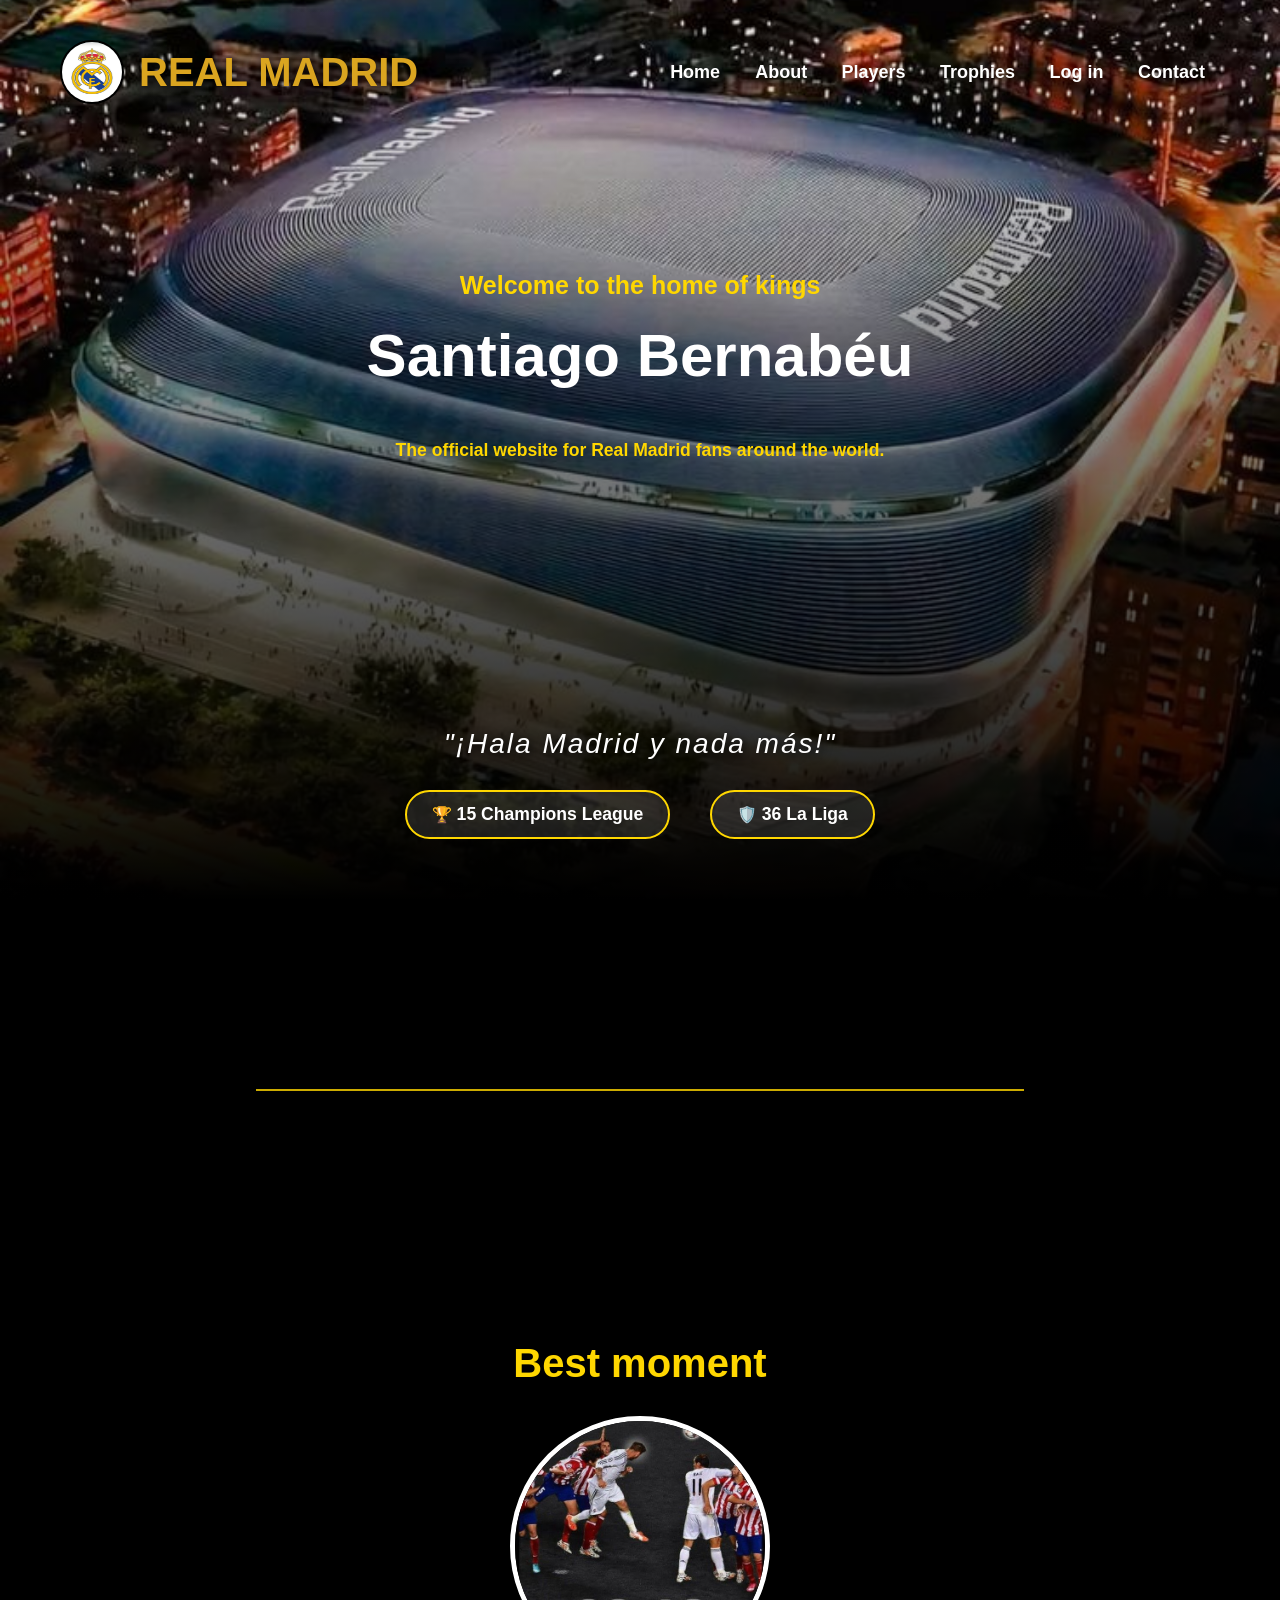
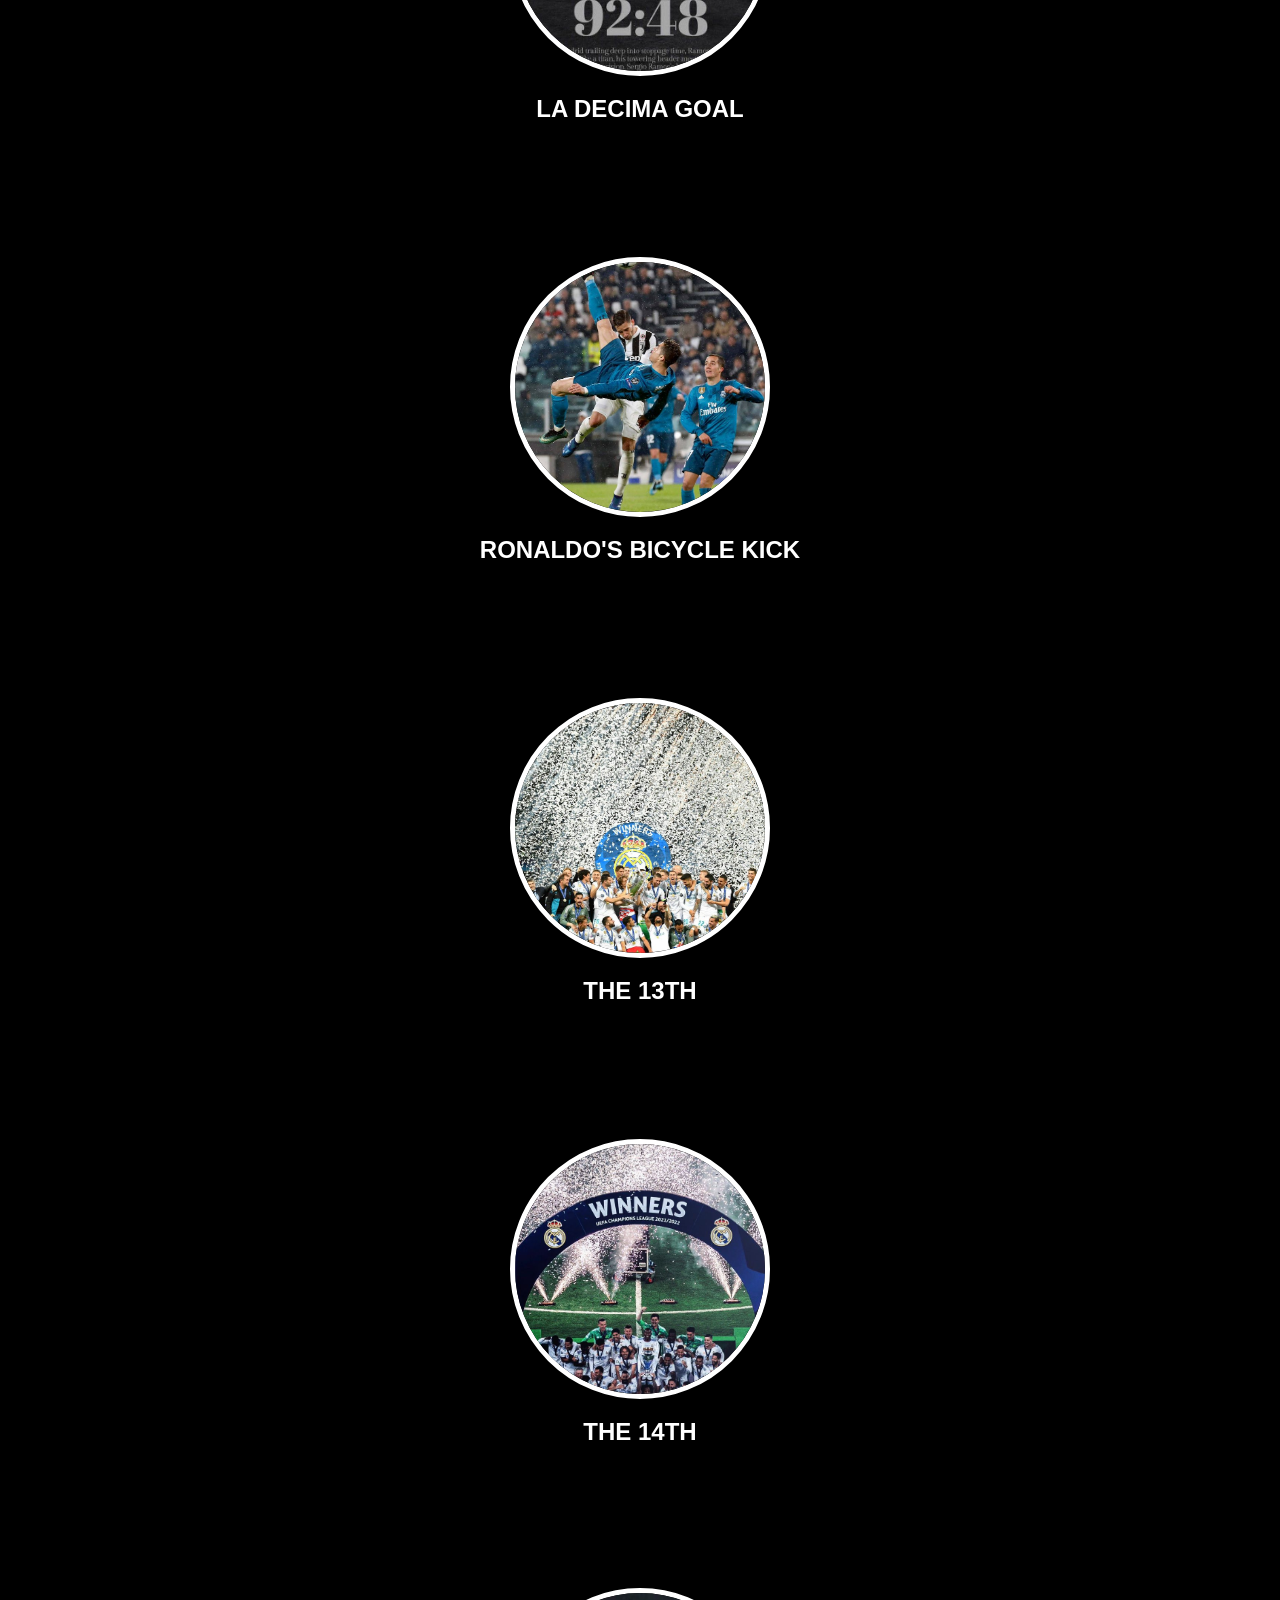
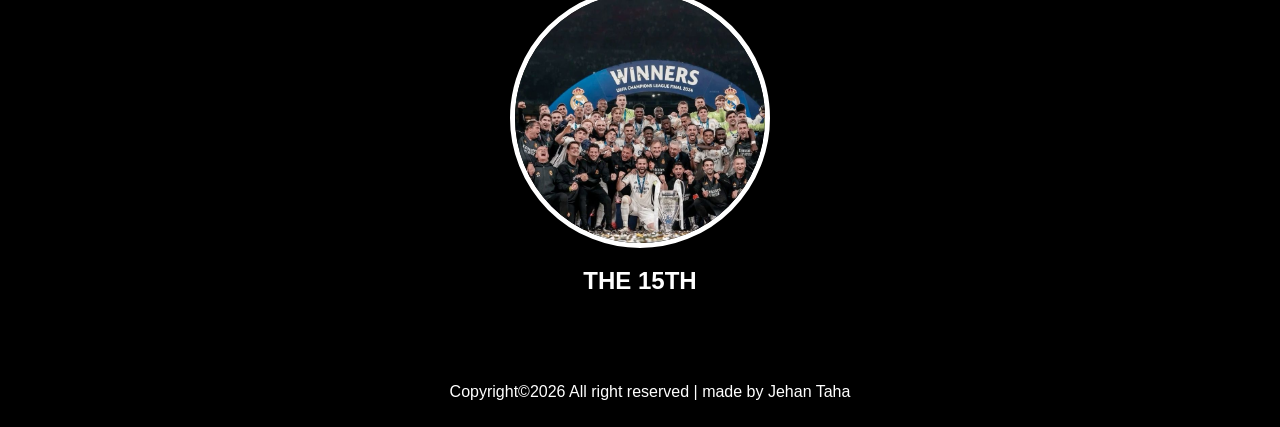
<file: index.html>
<!DOCTYPE html>
<head>
    <meta charset="UTF-8">
    <title>Real Madrid CF</title>
    <link rel="stylesheet" href="style.css">
    <link rel="stylesheet" href="css/responsive.css">
</head>
<body>

    <header>
        <div class="logo">
            <img src="image/logo.png.jpg" class="logo-img">
        <h1>Real Madrid</h1>
        </div>
        <nav>
            <ul>
                <li><a href="index.html">Home </a></li>
                <li><a href="about.html">About</a></li>
                <li><a href="players.html">Players</a></li>
                <li><a href="trophies.html">Trophies</a></li>
                <li><a href="login.html"> Log in</a></li>
                <li><a href="contact.html">Contact</a></li>
            </ul>
        </nav>
    </header>


            
<main class="main-container">
    <section class="stadium-hero">
        <div class="hero-content">
            <h2>Welcome to the home of kings</h2>
            <h1>Santiago Bernabéu</h1>
            <p class="site-description">The official website for Real Madrid fans around the world.</p>
        </div>


        <div class="royal-section">
            <div class="motto">
                <p>"¡Hala Madrid y nada más!"</p>
            </div>
        
            <div class="trophy-stats">
                <div class="stat-item">
                    <span class="stat-icon">🏆</span>
                    <span class="stat-text">15 Champions League</span>
                </div>
                <div class="stat-item">
                    <span class="stat-icon">🛡️</span>
                    <span class="stat-text">36 La Liga</span>
                </div>
            </div>
        </div>
        <hr class="gold-divider">

        <div class="moments-list">
            <h2>Best moment</h2>
            <div class="cards-container">
                <div class="card">
                    <img src="image/decima.jpg.jpg">
                    <h3>La Decima Goal</h3>
                </div>
                <div class="card">
                    <img src="image/ronaldo.jpg.jpg">
                    <h3>Ronaldo's Bicycle Kick</h3>
                </div>
                <div class="card">
                    <img src="image/three.jpg.jpg">
                    <h3>The 13th</h3>
                </div>
                    <div class="card">
                    <img src="image/14.jpg.jpg">
                    <h4>The 14th</h4>
                    </div>
                    <div class="card">
                    <img src="image/15.jpg.jpg">
                    <h4>The 15th</h4>
                    </div>

                </div>

            </div>
        </div>
    </section>
</main>


    <footer>
        <p>Copyright&copy;2026 All right reserved | made by Jehan Taha</p>
    </footer>

</body>
</html>
</file>
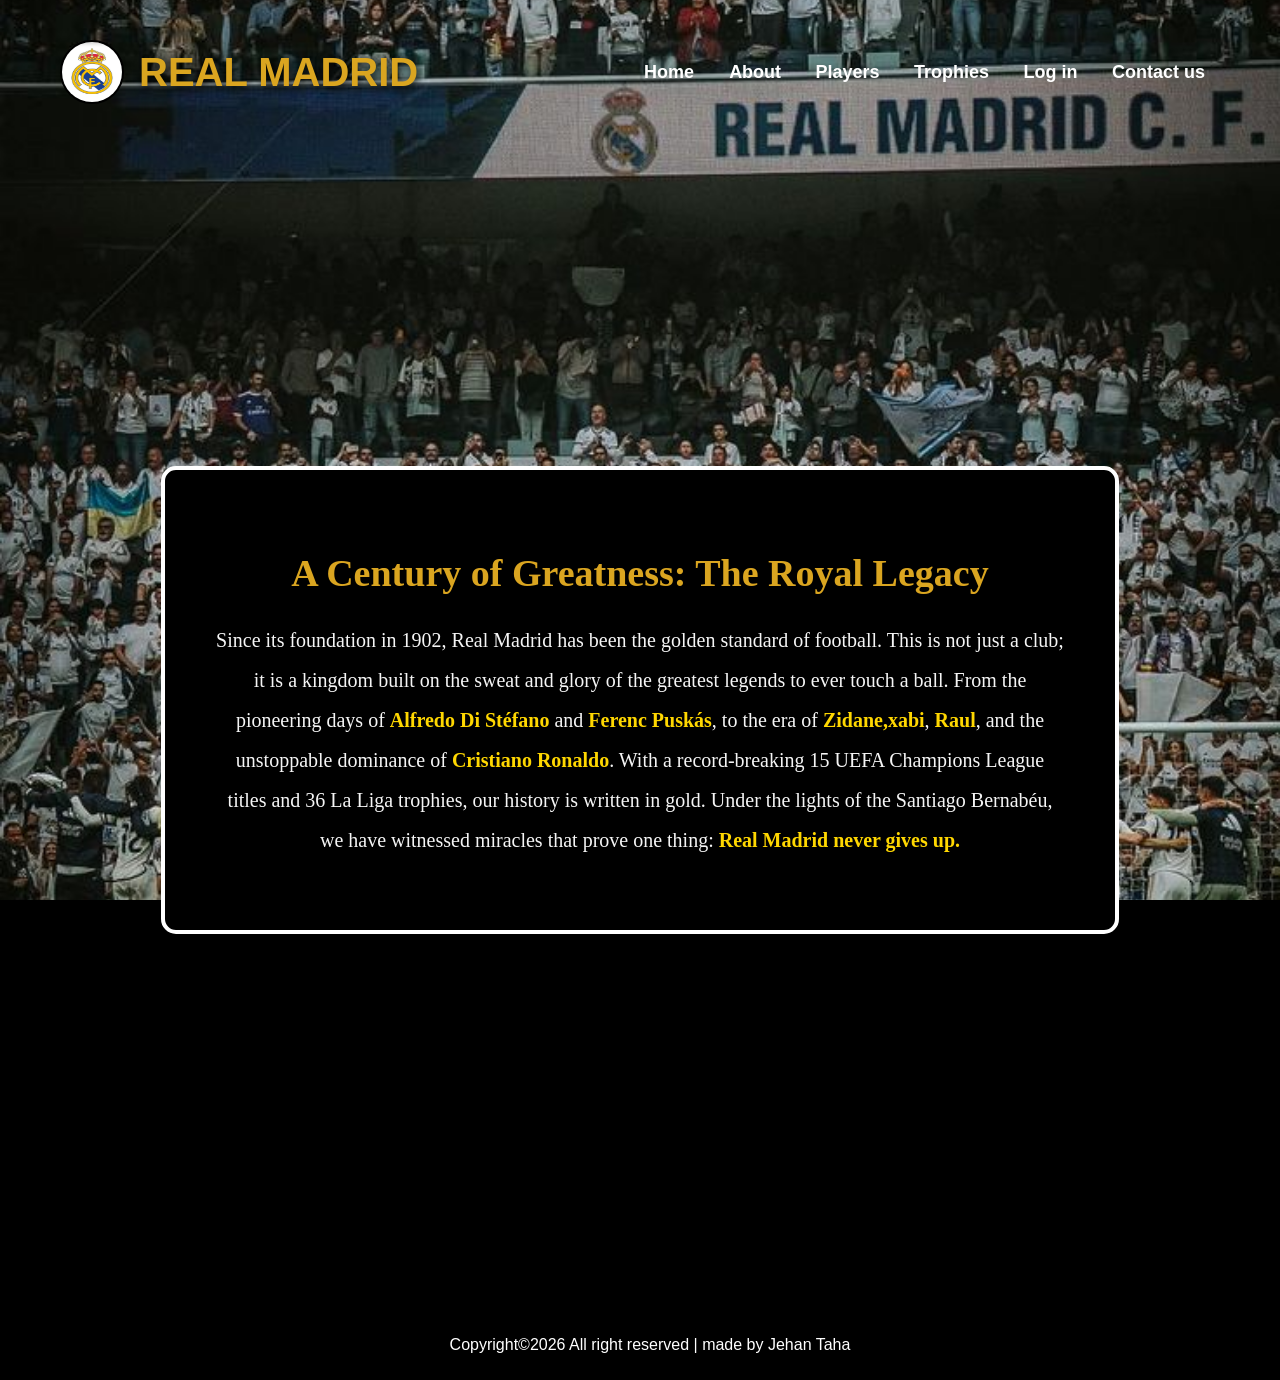
<file: about.html>
<!DOCTYPE html>
<head>
    <meta charset="UTF-8">
    <title>Real Madrid CF</title>
    <link rel="stylesheet" href="style.css">
    <link rel="stylesheet" href="css/responsive.css">
</head>
<body>

    <header>
        <div class="logo">
            <img src="image/logo.png.jpg" class="logo-img">
        <h1>Real Madrid</h1>
        </div>
        <nav>
            <ul>
                <li><a href="index.html">Home </a></li>
                <li><a href="about.html">About</a></li>
                <li><a href="players.html">Players</a></li>
                <li><a href="trophies.html">Trophies</a></li>
                <li><a href="login.html"> Log in</a></li>
                <li><a href="contactus.html">Contact us</a></li>
            </ul>
        </nav>
    </header>


    <main class="main-container about-page">
        <section class="about-hero-simple">
            <div class="about-text">
                <h2>A Century of Greatness: The Royal Legacy</h2>
                <p>
                    Since its foundation in 1902, Real Madrid has been the golden standard of football. 
                    This is not just a club; it is a kingdom built on the sweat and glory of the greatest legends 
                    to ever touch a ball. From the pioneering days of <strong>Alfredo Di Stéfano</strong> and <strong>Ferenc Puskás</strong>, 
                    to the era of <strong>Zidane,xabi</strong>, <strong>Raul</strong>, and the unstoppable dominance of <strong>Cristiano Ronaldo</strong>. 
                    With a record-breaking 15 UEFA Champions League titles and 36 La Liga trophies, 
                    our history is written in gold. Under the lights of the Santiago Bernabéu, 
                    we have witnessed miracles that 

prove one thing: <strong>Real Madrid never gives up.</strong>
                </p>
            </div>
            </div>
        </section>
    </main>

    <footer>
        <p>Copyright&copy;2026 All right reserved | made by Jehan Taha</p>
    </footer>

</body>
</html>
</file>
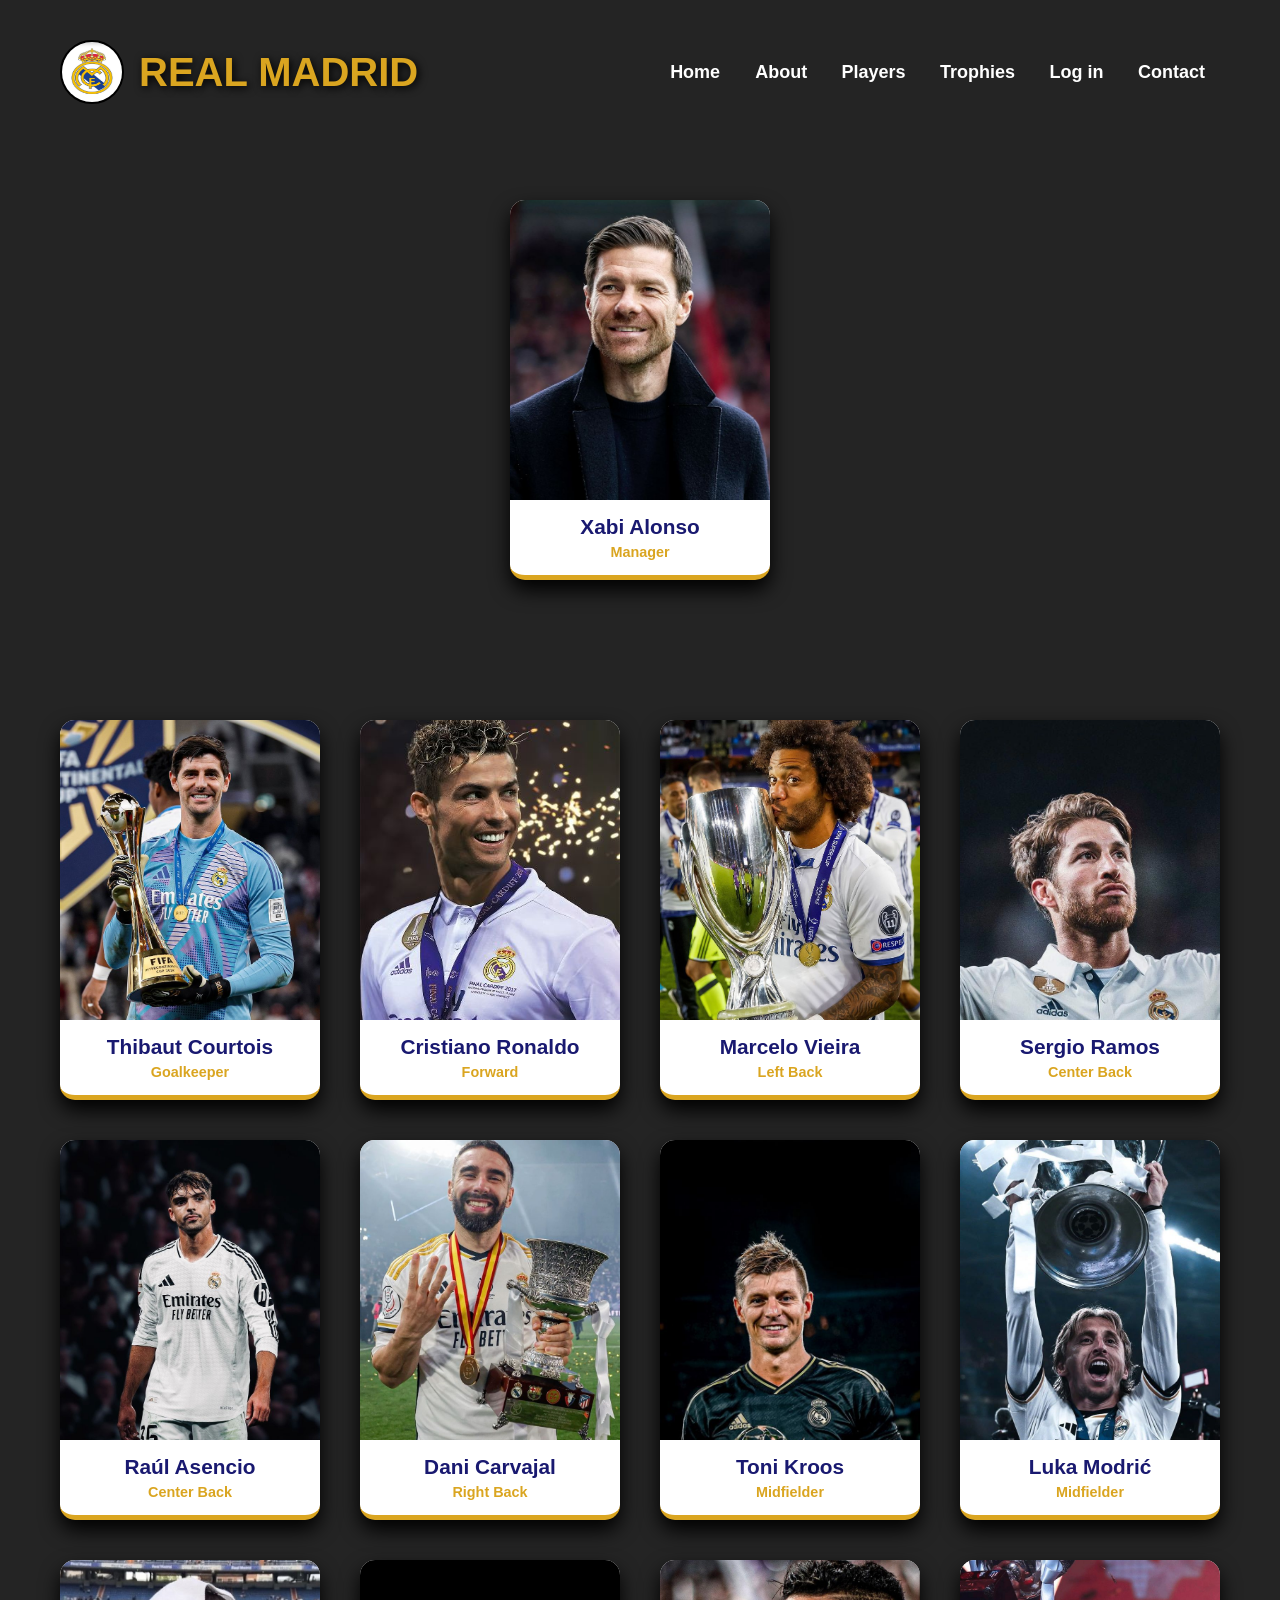
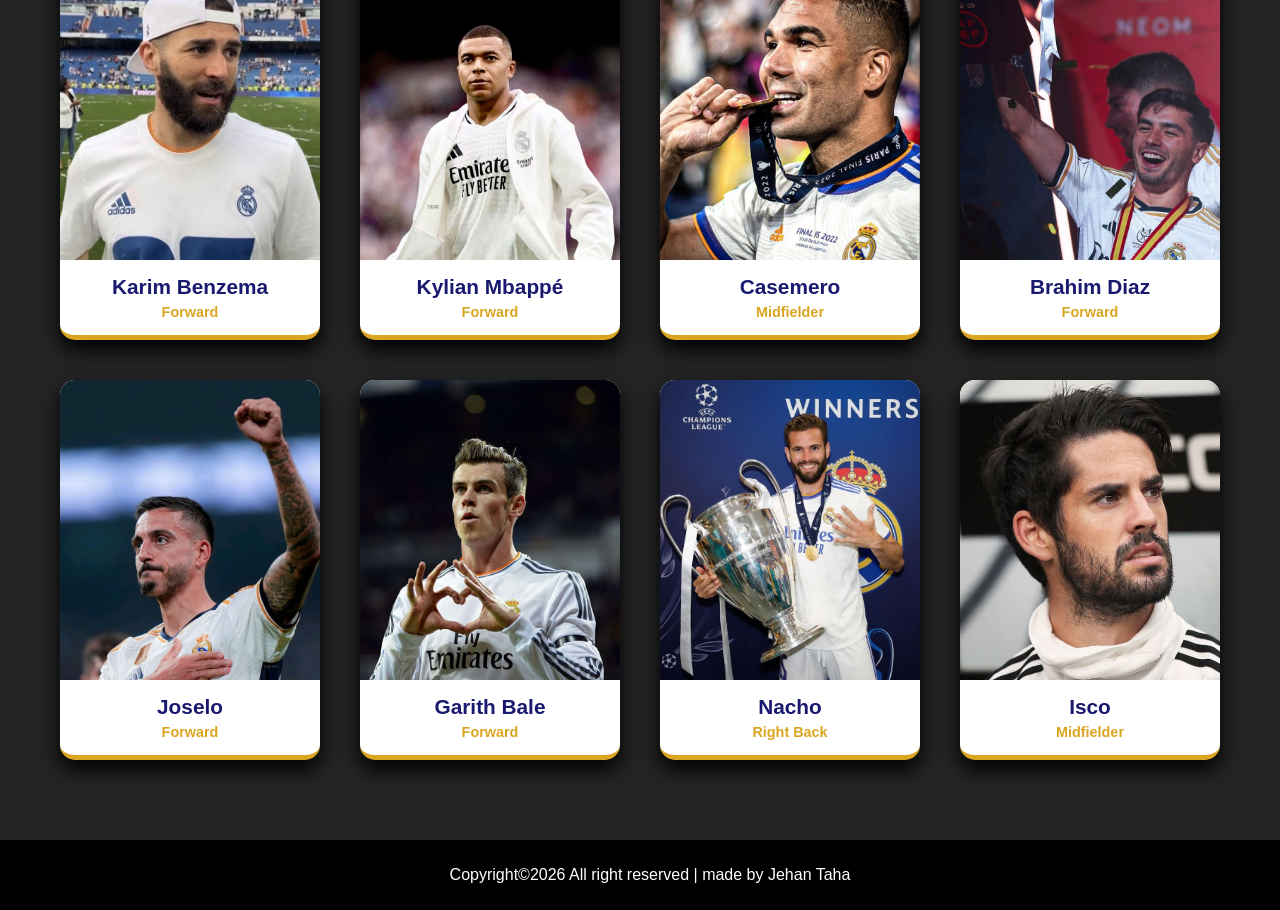
<file: players.html>
<!DOCTYPE html>
<head>
    <meta charset="UTF-8">
    <title>Real Madrid CF</title>
    <link rel="stylesheet" href="style.css">
    <link rel="stylesheet" href="css/responsive.css">
</head>
<body>

    <header class="players-header">
        <div class="logo">
            <img src="image/logo.png.jpg" class="logo-img">
        <h1>Real Madrid</h1>
        </div>
        <nav>
            <ul>
                <li><a href="index.html">Home </a></li>
                <li><a href="about.html">About</a></li>
                <li><a href="players.html">Players</a></li>
                <li><a href="trophies.html">Trophies</a></li>
                <li><a href="login.html"> Log in</a></li>
                <li><a href="contact.html">Contact</a></li>
            </ul>
        </nav>
    </header>


    <main>
        <section class="coach-section">
            <div class="player-card">
                <img src="image/coach.jpg.jpg" alt="Xabi Alonso">
                <h3>Xabi Alonso</h3>
                <p>Manager</p>
            </div>
        </section>
    
        <div class="players-container">
            
            <div class="player-card">
                <img src="image/p1.jpg.jpg" alt="Thibaut Courtois">
                <h3>Thibaut Courtois</h3>
                <p>Goalkeeper</p>
            </div>
    
            <div class="player-card">
                <img src="image/p8.jpg.jpg" alt="Cristiano Ronaldo">
                <h3>Cristiano Ronaldo</h3>
                <p>Forward</p>
            </div>

            <div class="player-card">
                <img src="image/p2.jpg.jpg" alt="Marcelo Vieira">
                <h3>Marcelo Vieira</h3>
                <p>Left Back</p>
    
            </div>
    
            <div class="player-card">
                <img src="image/p3.jpg.jpg" alt="Sergio Ramos">
                <h3>Sergio Ramos</h3>
                <p>Center Back</p>
            </div>
    
            <div class="player-card">
                <img src="image/p4.jpg.jpg" alt="Raul Asencio">
                <h3>Raúl Asencio</h3>
                <p>Center Back</p>
            </div>
    
            <div class="player-card">
                <img src="image/p5.jpg.jpg" alt="Dani Carvajal">
                <h3>Dani Carvajal</h3>
                <p>Right Back</p>
            </div>
    
            <div class="player-card">
    
                <img src="image/p6.jpg.jpg" alt="Toni Kroos">
                <h3>Toni Kroos</h3>
                <p>Midfielder</p>
            </div>
    
            <div class="player-card">
                <img src="image/p7.jpg.jpg" alt="Luka Modric">
                <h3>Luka Modrić</h3>
                <p>Midfielder</p>
            </div>
    
            <div class="player-card">
                <img src="image/p9.jpg.jpg" alt="Karim Benzema">
                <h3>Karim Benzema</h3>
                <p>Forward</p>
    
            </div>
    
            <div class="player-card">
                <img src="image/p10.jpg.jpg" alt="Kylian Mbappe">
                <h3>Kylian Mbappé</h3>
                <p>Forward</p>
            </div>
            <div class="player-card">
                <img src="image/p11.jpg.jpg" alt="casemero">
                <h3>Casemero</h3>
                <p>Midfielder</p>
            </div>
            <div class="player-card">
                <img src="image/p13.jpg.jpg" alt="brahim diaz">
                <h3>Brahim Diaz</h3>
                <p>Forward</p> 
                </div>
                <div class="player-card">
                    <img src="image/p14.jpg.jpg" alt="joselo">
                    <h3>Joselo</h3>
                    <p>Forward</p> 
                    </div>
                    <div class="player-card">
                        <img src="image/p15.jpg.jpg" alt="garith bale">
                        <h3>Garith Bale</h3>
                        <p>Forward</p> 
                        </div>
                        <div class="player-card">
                            <img src="image/p16.jpg.jpg" alt="nacho">
                            <h3>Nacho</h3>
                            <p>Right Back</p>
                        </div>
                        
            <div class="player-card">
                <img src="image/p12.jpg.jpg" alt="isco">
                <h3>Isco</h3>
                <p>Midfielder</p>
                </div>
        </div>
    </main>
    


    

    <footer>
        <p>Copyright&copy;2026 All right reserved | made by Jehan Taha</p>
    </footer>

</body>
</html>
</file>
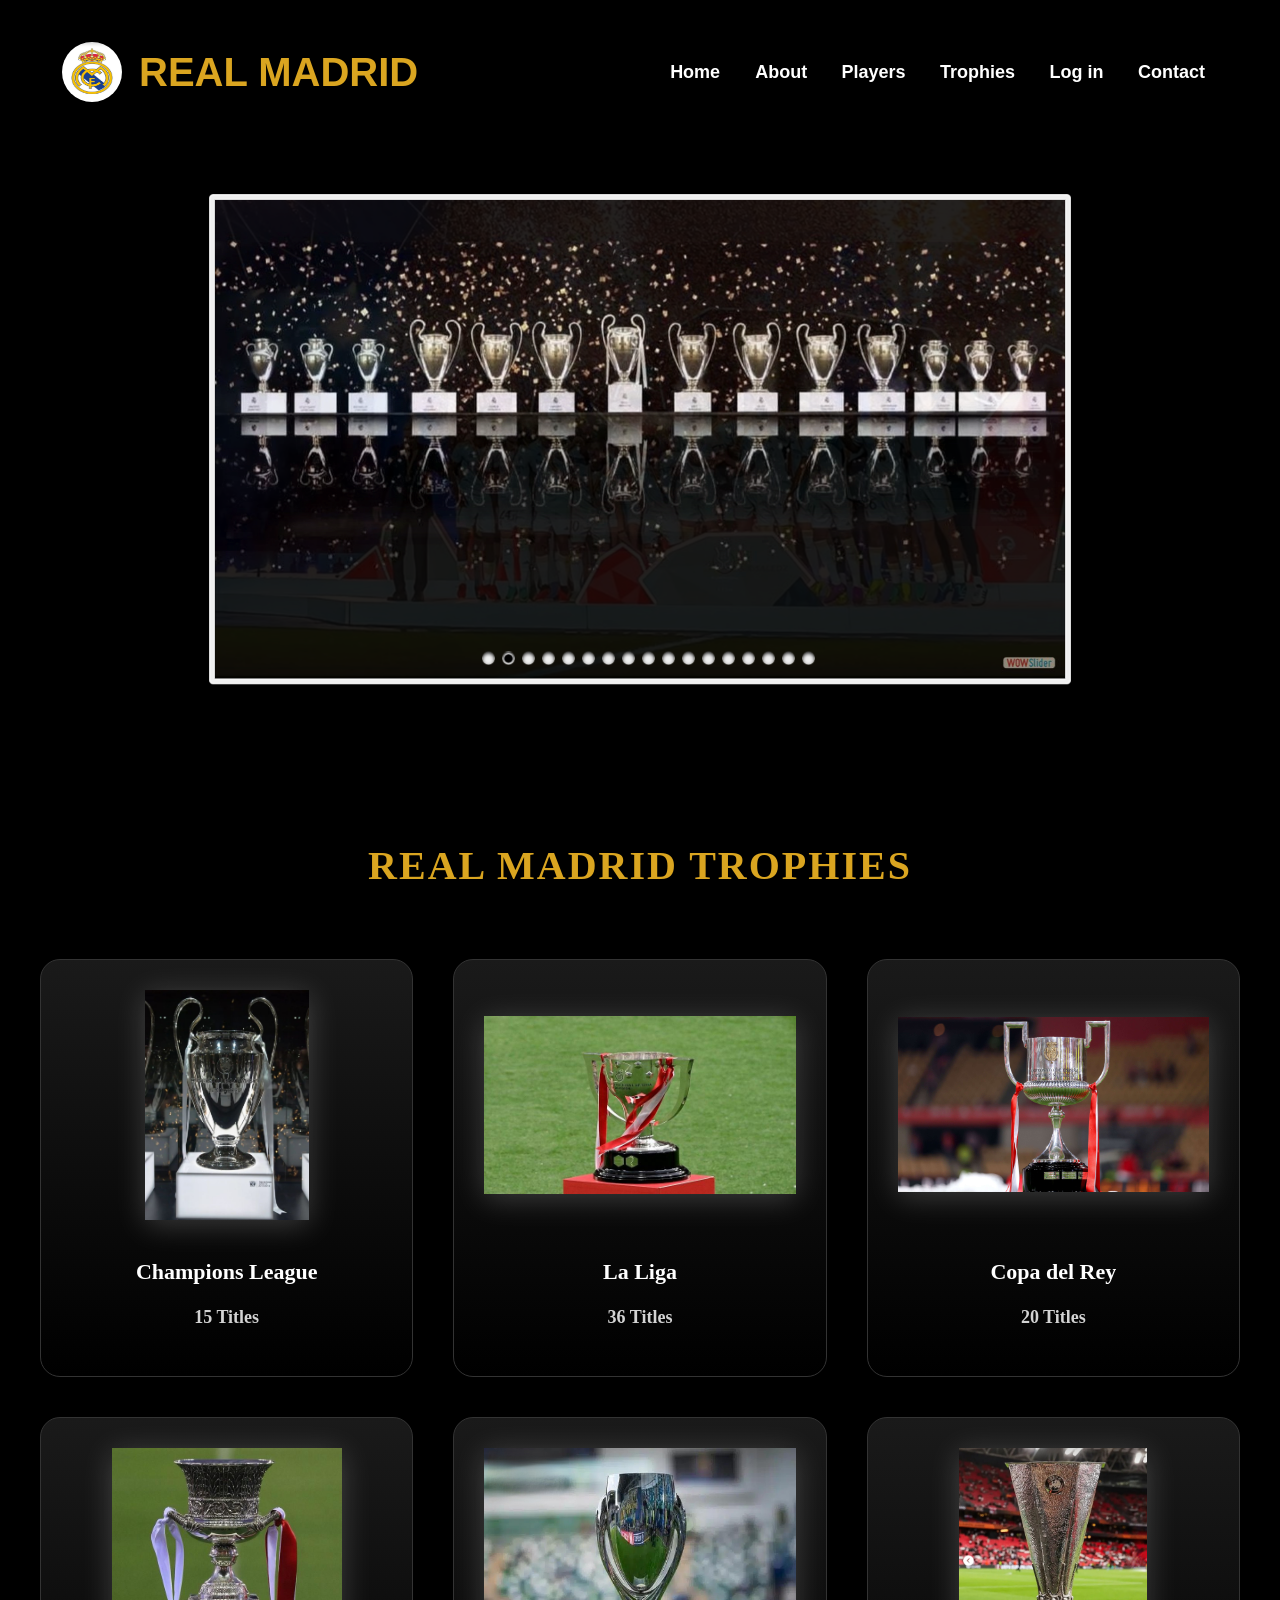
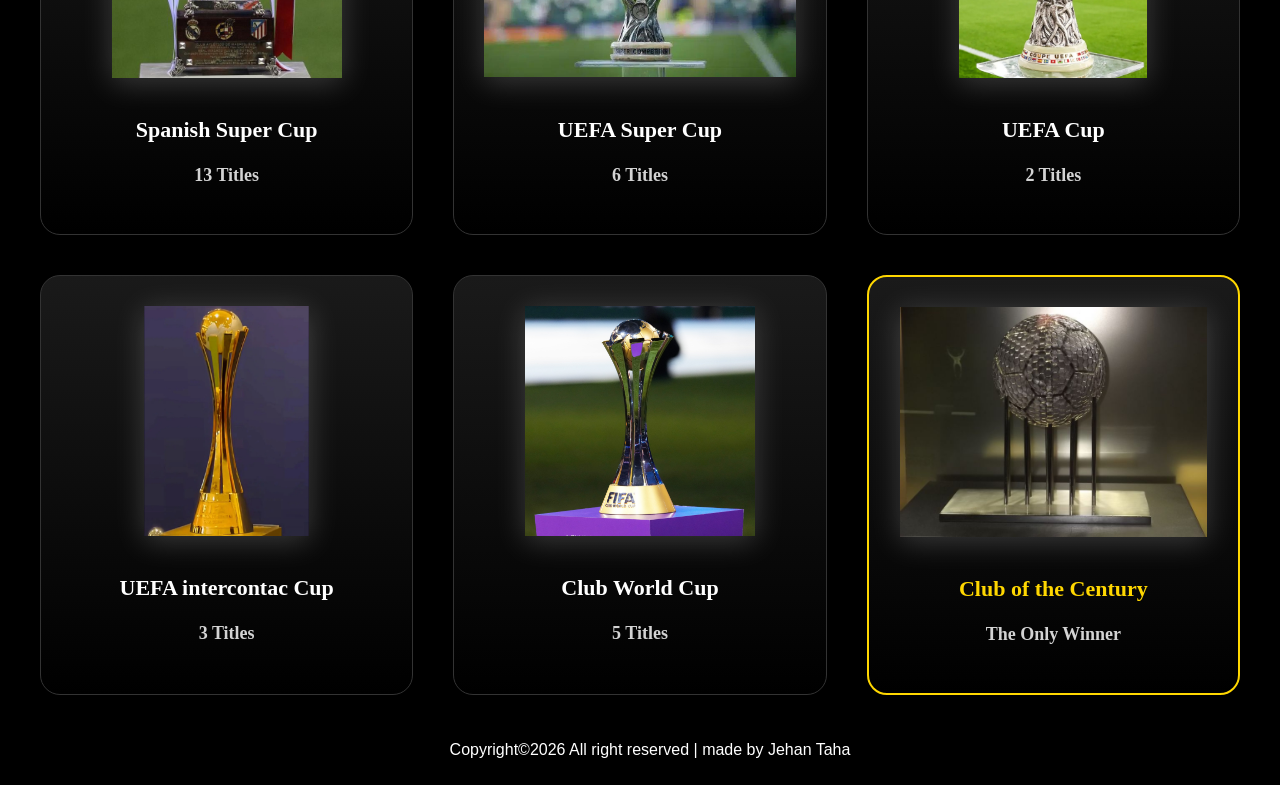
<file: trophies.html>
<!DOCTYPE html>
<head>
    <meta charset="UTF-8">
    <title>Real Madrid CF</title>
    <link rel="stylesheet" href="style.css">
    <link rel="stylesheet" href="css/responsive.css">

    <!-- Start WOWSlider.com HEAD section -->
<link rel="stylesheet" type="text/css" href="engine1/style.css" />
<script type="text/javascript" src="engine1/jquery.js"></script>
<!-- End WOWSlider.com HEAD section -->

</head>
<body>

    <header>
        <div class="logo">
            <img src="image/logo.png.jpg" class="logo-img">
        <h1>Real Madrid</h1>
        </div>
        <nav>
            <ul>
                <li><a href="index.html">Home </a></li>
                <li><a href="about.html">About</a></li>
                <li><a href="players.html">Players</a></li>
                <li><a href="trophies.html">Trophies</a></li>
                <li><a href="login.html"> Log in</a></li>
                <li><a href="contact.html">Contact</a></li>
            </ul>
        </nav>
    </header>


<!-- Start WOWSlider.com BODY section -->
<div class="my-slider-container">
    <div id="wow-slider-container">
        <!-- Start WOWSlider.com BODY section -->
<div class="my-slider-container">
    <div id="wow-slider-container">
        
    </div>
</div>
<div id="wowslider-container1">
    <div class="ws_images"><ul>
            <li><img src="data1/images/10.jpg" alt="10" title="10" id="wows1_0"/></li>
            <li><img src="data1/images/3.jpg" alt="3" title="3" id="wows1_1"/></li>
            <li><img src="data1/images/7.jpg" alt="7" title="7" id="wows1_2"/></li>
            <li><img src="data1/images/1.jpg" alt="1" title="1" id="wows1_3"/></li>
            <li><img src="data1/images/12.jpg" alt="12" title="12" id="wows1_4"/></li>
            <li><img src="data1/images/13.jpg" alt="13" title="13" id="wows1_5"/></li>
            <li><img src="data1/images/14.jpg" alt="14" title="14" id="wows1_6"/></li>
            <li><img src="data1/images/15.jpg" alt="15" title="15" id="wows1_7"/></li>
            <li><img src="data1/images/17.jpg" alt="17" title="17" id="wows1_8"/></li>
            <li><img src="data1/images/6.jpg" alt="6" title="6" id="wows1_9"/></li>
            <li><img src="data1/images/16.jpg" alt="16" title="16" id="wows1_10"/></li>
            <li><img src="data1/images/18.jpg" alt="18" title="18" id="wows1_11"/></li>
            <li><img src="data1/images/4.jpg" alt="4" title="4" id="wows1_12"/></li>
            <li><img src="data1/images/19.jpg" alt="19" title="19" id="wows1_13"/></li>
            <li><img src="data1/images/5.jpg" alt="5" title="5" id="wows1_14"/></li>
            <li><a href="http://wowslider.net"><img src="data1/images/8.jpg" alt="carousel jquery" title="8" id="wows1_15"/></a></li>
            <li><img src="data1/images/9.jpg" alt="9" title="9" id="wows1_16"/></li>
        </ul></div>
        <div class="ws_bullets"><div>
            <a href="#" title="10"><span><img src="data1/tooltips/10.jpg" alt="10"/>1</span></a>
            <a href="#" title="3"><span><img src="data1/tooltips/3.jpg" alt="3"/>2</span></a>
            <a href="#" title="7"><span><img src="data1/tooltips/7.jpg" alt="7"/>3</span></a>
            <a href="#" title="1"><span><img src="data1/tooltips/1.jpg" alt="1"/>4</span></a>
            <a href="#" title="12"><span><img src="data1/tooltips/12.jpg" alt="12"/>5</span></a>
            <a href="#" title="13"><span><img src="data1/tooltips/13.jpg" alt="13"/>6</span></a>
            <a href="#" title="14"><span><img src="data1/tooltips/14.jpg" alt="14"/>7</span></a>
            <a href="#" title="15"><span><img src="data1/tooltips/15.jpg" alt="15"/>8</span></a>
            <a href="#" title="17"><span><img src="data1/tooltips/17.jpg" alt="17"/>9</span></a>
            <a href="#" title="6"><span><img src="data1/tooltips/6.jpg" alt="6"/>10</span></a>
            <a href="#" title="16"><span><img src="data1/tooltips/16.jpg" alt="16"/>11</span></a>
            <a href="#" title="18"><span><img src="data1/tooltips/18.jpg" alt="18"/>12</span></a>
            <a href="#" title="4"><span><img src="data1/tooltips/4.jpg" alt="4"/>13</span></a>
            <a href="#" title="19"><span><img src="data1/tooltips/19.jpg" alt="19"/>14</span></a>
            <a href="#" title="5"><span><img src="data1/tooltips/5.jpg" alt="5"/>15</span></a>
            <a href="#" title="8"><span><img src="data1/tooltips/8.jpg" alt="8"/>16</span></a>
            <a href="#" title="9"><span><img src="data1/tooltips/9.jpg" alt="9"/>17</span></a>
        </div></div><div class="ws_script" style="position:absolute;left:-99%"><a href="http://wowslider.net">jquery carousel slider</a> by WOWSlider.com v9.0</div>
    <div class="ws_shadow"></div>
    </div>	
    <script type="text/javascript" src="engine1/wowslider.js"></script>
    <script type="text/javascript" src="engine1/script.js"></script>
    <!-- End WOWSlider.com BODY section -->
    </div>
</div>

    <main class="trophies-page">
        <section class="slider-container">
            <div id="wowslider-placeholder">
                <h2>Real Madrid Glory</h2>
            </div>
        </section>
    
        <h1 class="main-title">Real Madrid Trophies</h1>
    
        <section class="trophies-grid">
            
            <div class="trophy-card">
                <img src="image/ucl.jpg.jpg" alt="Champions League">
                <h3>Champions League</h3>
                <p>15 Titles</p>
            </div>
    
            <div class="trophy-card">
                <img src="image/laliga.jpg.jpg" alt="La Liga">
                <h3>La Liga</h3>
                <p>36 Titles</p>
            </div>
    
    
            <div class="trophy-card">
                <img src="image/cdr.jpg.jpg" alt="Copa del Rey">
                <h3>Copa del Rey</h3>
                <p>20 Titles</p>
            </div>
    
            <div class="trophy-card">
                <img src="image/super.jpg.jpg" alt="Spanish Super Cup">
                <h3>Spanish Super Cup</h3>
                <p>13 Titles</p>
            </div>
    
            <div class="trophy-card">
                <img src="image/uclsuper.jpg.jpg" alt="UEFA Super Cup">
                <h3>UEFA Super Cup</h3>
                <p>6 Titles</p>
            </div>
    
            <div class="trophy-card">
                <img src="image/uefa.jpg.jpg" alt="UEFA  Cup">
                <h3>UEFA Cup</h3>
                <p>2 Titles</p>
            </div>
    
            <div class="trophy-card">
                <img src="image/inter.jpg.jpg" alt="UEFA intercontac Cup">
                <h3>UEFA intercontac Cup</h3>
                <p>3 Titles</p>
            </div>
    



            <div class="trophy-card">
                <img src="image/wc.jpg.jpg" alt="Club 
    
    World Cup">
                <h3>Club World Cup</h3>
                <p>5 Titles</p>
            </div>
    
            <div class="trophy-card century-award">
                <img src="image/cent.jpg.jpg" alt="Club of the Century">
                <h3>Club of the Century</h3>
                <p>The Only Winner</p>
            </div>
    
        </section>
    </main>
    
    <footer>
        <p>Copyright&copy;2026 All right reserved | made by Jehan Taha</p>
    </footer>

</body>
</html>
</file>
<file: style.css>
body {
    margin: 0;
    padding: 0;
    font-family: sans-serif;
    background-color: black;
}


header {
    background-color: transparent; 
    display: flex;
    position: fixed;
    justify-content: space-between;
    align-items: center;
    padding: 40px 60px; 
    position: absolute; 
    top: 0;
    left: 0;
    width: 100%;
    overflow-x: hidden;
    box-sizing: border-box;
    z-index: 999; 

}
.logo {
display: flex;
align-items: center;
gap: 15px;
}

.logo img {
width: 60px;
height: 60px;
border-radius: 50%;
border: 2px solid black
}

.logo h1 {
    color: goldenrod;
    margin: 0;
    font-size: 40px; 
    text-transform: uppercase;
    font-weight: 900; 
    text-shadow: 2px 2px 8px black; 
}

nav ul {
    list-style: none;
    margin: 0;
    padding: 0;
}

nav ul li {
    display: inline;
    margin: 0 15px;
}

    nav ul li a {
        color: white;
        text-decoration: none;
        font-weight: bold;
        font-size: 18px; 
    }
    
nav ul li a:hover {
    color: yellow;
}

.main-container {
    background-image: linear-gradient(to bottom, transparent, black), 
                      url('image/stadium.jpg.jpg');
    background-size: cover;
    background-position: center;
    background-attachment: fixed;
    min-height: 100vh;
    width: 100%;
}

.hero-content {
    padding-top: 250px;
    padding-bottom: 50px;
    text-align: center;
    color:white;
}

.hero-content p{
color: gold !important;
font-weight: bold;
margin-top: 50px;
font-size: 1.1rem;

}

.hero-content h1 {
    font-size: 60px;
    color: white;
    margin: 0;
}

.hero-content h2 {
    color: gold;
    font-size: 25px;
}


.royal-section {
    margin: 200px 0;
    text-align: center;
    width: 100%;
}

.motto p {
    color: white;
    font-size: 28px;
    font-style: italic;
    font-family: 'Oswald', sans-serif !important; 
    letter-spacing: 2px;
    margin-bottom: 30px;
    text-shadow: 2px 2px 10px black;
}

.trophy-stats {
    display: flex;
    justify-content: center;
    gap: 40px;
    flex-wrap: wrap;
}

.stat-item {

    background: rgba(255, 255, 255, 0.1);
    padding: 12px 25px;
    border-radius: 50px;
    border: 2px solid gold;
    transition: all 0.4s ease;
    cursor: default;
}

.stat-item:hover {
    background: gold;
    transform: translateY(-10px);
    box-shadow: 0px 10px 20px rgba(255, 215, 0, 0.4);
}

.stat-text {
    color: white;
    font-weight: bold;
    font-size: 1.1rem;
    font-family: 'Oswald', sans-serif !important;
}

.stat-item:hover .stat-text {
    color: navy;

}


.moments-list {
    text-align: center;
    padding: 0px 0;
    margin-top: 0px;
    background-color: transparent;
}

.moments-list h2 {
    color: gold;
    font-size: 40px;
    margin-bottom: 30px;
    
}

.cards-container {
    display: flex;
    justify-content: center;
    gap:80px 20px;
    flex-wrap:wrap;
    align-items: flex-start;
    padding: 0px;
}

 .card {
    width: 100%;
    text-align:center ;
margin-bottom: 30px;
}
.card img {
    width: 250px;
    height: 250px;
    border-radius: 50%;
    border: 5px solid white;
    box-shadow: 0px 10px 20px black;
    object-fit: cover;
}

.card h3 ,.card h4{
    color: white;
    margin-top: 10px;
    font-family: sans-serif !important;
    font-size: 24px !important;
    text-transform: uppercase;
    margin-top: 15px;
    text-shadow:2px 2px 5px black;
}

footer {
    background-color: black;

    color: white;
    text-align: center;
    padding: 10px;
    width: 100%;
}

.gold-divider {
    display: block;
    border: none;
height: 2px;
background-color: gold;
width: 60%;
margin: 250px auto !important;
opacity: 0.8;
}

.about-page {
    background-image: url('image/mad.jpg.jpg') !important;
    background-color: Black;
    background-size: cover;
    font-family: Georgia, 'Times New Roman', Times, serif;
    background-position: center;
    background-attachment: fixed;
    min-height: 120vh; 
    display: flex;
    flex-direction: column;
    align-items: center;
    justify-content: center;
    padding-top: 150px; 
    padding-bottom: 80px;
}


.about-text {
    background-color: Black; 
    padding: 50px;
    border: 4px solid white; 
    border-radius: 15px;
    max-width: 850px;
    text-align: center;
    margin-top: 20px; 

}

.about-text h2 {
    color: GoldenRod; 
    font-size: 38px;
    margin-bottom: 25px;
}

.about-text p {
    color: WhiteSmoke; 
    line-height: 2;
    font-size: 20px;
}

.about-text strong {
    color: Gold;
}


.players-container {
    display: flex;
    flex-wrap: wrap;
    justify-content: center;
    gap: 40px;
    padding: 90px 20px;
    padding-bottom: 80px;
    background-color: rgba(169, 169, 169, 0.212);
}

.player-card {
    background: White;
    width: 260px;
    border-radius: 15px;
    position: relative;
    flex-shrink: 0;
    overflow: hidden;
    box-shadow: 0 10px 20px black;
    transition: all 0.4s ease;
    border-bottom: 5px solid GoldenRod;
    text-align: center;
}

.player-card:hover {
    transform: translateY(-15px);
    box-shadow: 0 15px 30px black;
}


.player-card img {
    width: 100%;
    height: 300px;
    object-fit: cover;
    display: block;
}

.player-card h3 {
    padding: 15px 10px 5px;
    margin: 0;
    font-size: 1.3rem;
    color: MidnightBlue;
}

.player-card p {
    padding-bottom: 15px;
    margin: 0;
    color: GoldenRod;
    font-weight: bold;
    margin-top: 0px;
    font-size: 0.9rem;
}

.coach-section {

    display: flex;
    justify-content: center;
    padding: 200px 0px;
    padding-bottom: 50px;
    width: 100%;
    background:rgba(169, 169, 169, 0.212);
}



.trophies-page {
    padding-top: 150px !important;
    background-color: black;
    font-family: Georgia, 'Times New Roman', Times, serif; 
    min-height: 100vh;
    padding-top: 10px !important;
    display: flex;
    flex-direction: column;
    align-items: center;
}

.main-title {
    text-align: center;
    font-size: 40px;
    margin-bottom: 50px;
    color: goldenrod;
    text-transform: uppercase;
    letter-spacing: 2px;
}

.trophies-grid {
    display: grid;
    grid-template-columns: repeat(auto-fit, minmax(280px, 1fr));
    gap: 40px;
    padding: 20px;

    width: 100%;
    max-width: 1200px;
}

.trophy-card {
    background: linear-gradient(to bottom, #1a1a1a, black);
    border-radius: 20px;
    padding: 30px;
    text-align: center;
    
    border: 1px solid #333;
    transition: all 0.4s ease;
}

.trophy-card:hover {
    transform: translateY(-15px);
    border-color: darkblue;
    box-shadow: 0 10px 30px rgba(0, 0, 139, 0.5);
}

.trophy-card img {
    width: 100%;
    height: 230px;

    object-fit: contain;
    
    filter: drop-shadow(0 5px 15px rgba(255, 255, 255, 0.2));
    margin-bottom: 20px;
}

.trophy-card h3 {
    color: white;
    font-size: 22px;
    margin-top: 15px;
}

.trophy-card p {
    color: lightgray;
    font-size: 18px;
    font-weight: bold;
}


.century-award {
    border: 2px solid gold !important;
}

.century-award:hover {
    box-shadow: 0 10px 30px rgba(218, 165, 32, 0.5);
}

.century-award h3 {
    color: gold;
}



#wowslider-container1 {
    width: 100% !important;
    max-width: 850px !important;
    margin: 200px auto 60px !important;
    z-index: 1;
    
}

header {
    z-index: 100 !important;
}



/* تنسيق صفحة الدخول */
.login-page {
    display: flex;             /* المتطلب 7: لتوسيط العناصر */
    justify-content: center;
    align-items: center;
    height: 100vh;
    padding-top: 100px !important;
    background-color: #1a1a1a; /* لون خلفية غامق */
}

.login-card {
    background: #2a2a2a;
    padding: 40px;
    border-radius: 10px;
    width: 100%;
    max-width: 400px;
    text-align: center;
    border-top: 5px solid #d4af37; /* اللون الذهبي */
    box-shadow: 0 10px 25px rgba(0,0,0,0.5);
}

.login-card h2 { color: #d4af37; margin-bottom: 30px; }

.input-group { text-align: left; margin-bottom: 

20px; }

.input-group label { display: block; color: white; margin-bottom: 8px; }

.input-group input {
    width: 100%;
    padding: 12px;
    border-radius: 5px;
    border: 1px solid #444;
    background: #333;
    color: white;
    box-sizing: border-box; /* يضمن عدم خروج الإدخال عن الصندوق */
}

.login-btn {
    width: 100%;
    padding: 12px;
    background: #d4af37;
    border: none;
    font-weight: bold;
    cursor: pointer;
    border-radius: 5px;

}



/* تنسيق صفحة الدخول */
.login-page {
    display: flex;             /* المتطلب 7: لتوسيط العناصر */
    justify-content: center;
    align-items: center;
    height: 100vh;
    background-color: #1a1a1a; /* لون خلفية غامق */
}

.login-card {
    background: #2a2a2a;
    padding: 40px;
    border-radius: 10px;
    width: 100%;
    max-width: 400px;
    text-align: center;
    border-top: 5px solid #d4af37; /* اللون الذهبي */
    box-shadow: 0 10px 25px rgba(0,0,0,0.5);
}

.login-card h2 { color: #d4af37; margin-bottom: 30px; }

.input-group { text-align: left; margin-bottom: 

20px; }

.input-group label { display: block; color: white; margin-bottom: 8px; }

.input-group input {
    width: 100%;
    padding: 12px;
    border-radius: 5px;
    border: 1px solid #444;
    background: #333;
    color: white;
    box-sizing: border-box; /* يضمن عدم خروج الإدخال عن الصندوق */
}

.login-btn {
    width: 100%;
    padding: 12px;
    background: #d4af37;
    border: none;
    font-weight: bold;
    cursor: pointer;
    border-radius: 5px;

}

/* تنسيقات إضافية لصفحة التواصل */
.contact-section {
    padding-top: 500px !important; /* مسافة كبيرة عشان ما يلتصق بالهيدر */
    padding-bottom: 100px !important;
    margin-top: 100px !important;
    margin-bottom: 200px !important;
}

.form-control:focus {
    border-color: #007bff;
    box-shadow: 0 0 10px rgba(0,123,255,0.25); /* توهج أزرق خفيف عند الكتابة */
}

.btn-primary {
    background-color: #004595; /* لون ريال مدريد الأزرق */
    border: none;
    transition: 0.3s;
}

.btn-primary:hover {
    background-color: #012a5a;
    transform: translateY(-2px); /* حركة خفيفة للأعلى عند اللمس */

}

/* لجعل النافذة المنبثقة تبدو أجمل */
.modal-content {
    border-radius: 15px;
    border: none;
}
</file>
<file: css/responsive.css>
@media (max-width: 768px) {


    .h1{
        font-size: 14px !important;
    }

  /* 1. الهيدر: ترتيب الكلمات بانتظام (بدل العشوائية) */
  header {
      display: flex !important;
      flex-direction: column !important;
      align-items: center !important;
      height: auto !important;
      padding: 10px 0 !important;
  }

.logo h1 {
  font-size: 17px !important;
}


  nav ul {
      display: flex !important;
      flex-direction: row !important; /* جنب بعض بانتظام */
      flex-wrap: wrap !important;
      justify-content: center !important;
      gap: 10px !important;
      padding: 0 !important;
  }
  nav ul li a {
      font-size: 11px !important;
      padding: 5px !important;
  }

  /* 2. صفحة HOME: المومنت (صورتين جنب بعض) وتصغير الخط */
  .cards-container {
      display: flex !important;
      flex-direction: row !important; /* جنب بعض */
      flex-wrap: wrap !important;
      justify-content: center !important;
      gap: 10px !important;
  }
  .card {
      width: 45% !important; /* صورتين في الصف الواحدة */
      margin: 5px !important;
  }
  .card img {
      width: 100px !important;
      height: 100px !important;
      object-fit: cover !important;
  }
  .card h3, .card h4 { font-size: 10px !important; }

  /* 3. صفحة ABOUT: تصغير المربع والخط */
  .about-section, .about-container, .container {
      width: 90% !important; /* على حجم الشاشة */

      margin: 10px auto !important;
      padding: 15px !important;
  }
  .about-section p, .container p {
      font-size: 11px !important; /* تصغير الخط */
      line-height: 1.4 !important;
  }

  /* 4. صفحة اللاعبين: تصغير الخط "فقط" (بدون تغيير المربعات) */
  .player-card h3, .player-card h4, .player-card p {
      font-size: 11px !important; /* تصغير الخط فقط */
  }
  /* منع خروج الصور */
  .player-card img {
      max-width: 100% !important;
      height: auto !important;
  }

  /* 5. صفحة CONTACT: تصغير كلمة العنوان */
  .contact-us-title, h1.display-4, .contact-section h2 {
      font-size: 10px !important;

      margin-top: 10px !important;
  }

  /* 6. الفوتر: لضمان الظهور */
  footer {
      display: block !important;
      position: relative !important;
      clear: both !important;
      padding: 10px 0 !important;
      font-size: 10px !important;
  }
}


#toast {
    visibility: hidden; 
    position: fixed; 
    left: 50%;
    bottom: 30px; 
    transform: translateX(-50%);
    background-color: #DAA520 !important; /* ذهبي ملكي */
    color: #000 !important;
    padding: 15px 30px;
    border-radius: 50px;
    z-index: 100000 !important; /* فوق كل شيء */
    font-weight: bold;
}

#toast.show {
    visibility: visible !important;
}
</file>
<file: engine1/style.css>
/*
 *	generated by WOW Slider 9.0
 *	template Dark Matter
 */
@import url(https://fonts.googleapis.com/css?family=Nunito);
#wowslider-container1 { 
	display: table;
	zoom: 1; 
	position: relative;
	width: 100%;
	max-width: 1280px;
	max-height:720px;
	margin:18px auto 25px;
	z-index:90;
	text-align:left; /* reset align=center */
	font-size: 10px;
	text-shadow: none; /* fix some user styles */

	/* reset box-sizing (to boostrap friendly) */
	-webkit-box-sizing: content-box;
	-moz-box-sizing: content-box;
	box-sizing: content-box; 
}
* html #wowslider-container1{ width:1280px }
#wowslider-container1 .ws_images ul{
	position:relative;
	width: 10000%; 
	height:100%;
	left:0;
	list-style:none;
	margin:0;
	padding:0;
	border-spacing:0;
	overflow: visible;
	/*table-layout:fixed;*/
}
#wowslider-container1 .ws_images ul li{
	position: relative;
	width:1%;
	height:100%;
	line-height:0; /*opera*/
	overflow: hidden;
	float:left;
	/*font-size:0;*/
	padding:0 0 0 0 !important;
	margin:0 0 0 0 !important;
}

#wowslider-container1 .ws_images{
	position: relative;
	left:0;
	top:0;
	height:100%;
	max-height:720px;
	max-width: 1280px;
	vertical-align: top;
	border:none;
	overflow: hidden;
}
#wowslider-container1 .ws_images ul a{
	width:100%;
	height:100%;
	max-height:720px;
	display:block;
	color:transparent;
}
#wowslider-container1 img{
	max-width: none !important;
}
#wowslider-container1 .ws_images .ws_list img,
#wowslider-container1 .ws_images > div > img{
	width:100%;
	border:none 0;
	max-width: none;
	padding:0;
	margin:0;
}
#wowslider-container1 .ws_images > div > img {
	max-height:720px;
}

#wowslider-container1 .ws_images iframe {
	position: absolute;
	z-index: -1;
}

#wowslider-container1 .ws-title > div {
	display: inline-block !important;
}

#wowslider-container1 a{ 
	text-decoration: none; 
	outline: none; 
	border: none; 
}

#wowslider-container1  .ws_bullets { 
	float: left;
	position:absolute;
	z-index:70;
}
#wowslider-container1  .ws_bullets div{
	position:relative;
	float:left;
	font-size: 0px;
}
/* compatibility with Joomla styles */
#wowslider-container1  .ws_bullets a {
	line-height: 0;
}

#wowslider-container1  .ws_script{
	display:none;
}
#wowslider-container1 sound, 
#wowslider-container1 object{
	position:absolute;
}

/* prevent some of users reset styles */
#wowslider-container1 .ws_effect {
	position: static;
	width: 100%;
	height: 100%;
}

#wowslider-container1 .ws_photoItem {
	border: 2em solid #fff;
	margin-left: -2em;
	margin-top: -2em;
}
#wowslider-container1 .ws_cube_side {
	background: #A6A5A9;
}


#wowslider-container1.ws_gestures {
	cursor: -webkit-grab;
	cursor: -moz-grab;
	cursor: url("[data-uri]"), move;
}
#wowslider-container1.ws_gestures.ws_grabbing {
	cursor: -webkit-grabbing;
	cursor: -moz-grabbing;
	cursor: url("[data-uri]"), move;
}

/* hide controls when video start play */
#wowslider-container1.ws_video_playing .ws_bullets,
#wowslider-container1.ws_video_playing .ws_fullscreen,
#wowslider-container1.ws_video_playing .ws_next,
#wowslider-container1.ws_video_playing .ws_prev {
	display: none;
}


/* youtube/vimeo buttons */
#wowslider-container1 .ws_video_btn {
	position: absolute;
	display: none;
	cursor: pointer;
	top: 0;
	left: 0;
	width: 100%;
	height: 100%;
	z-index: 55;
}
#wowslider-container1 .ws_video_btn.ws_youtube,
#wowslider-container1 .ws_video_btn.ws_vimeo {
	display: block;
}
#wowslider-container1 .ws_video_btn div {
	position: absolute;
	background-image: url(./playvideo.png);
	background-size: 200%;
	top: 50%;
	left: 50%;
	width: 7em;
	height: 5em;
	margin-left: -3.5em;
	margin-top: -2.5em;
}
#wowslider-container1 .ws_video_btn.ws_youtube div {
	background-position: 0 0;
}
#wowslider-container1 .ws_video_btn.ws_youtube:hover div {
	background-position: 100% 0;
}
#wowslider-container1 .ws_video_btn.ws_vimeo div {
	background-position: 0 100%;
}
#wowslider-container1 .ws_video_btn.ws_vimeo:hover div {
	background-position: 100% 100%;
}

#wowslider-container1 .ws_playpause.ws_hide {
	display: none !important;
}

#wowslider-container1  .ws_bullets { 
	padding: 5px; 
}
#wowslider-container1 .ws_bullets a { 
	width:13px;
	height:14px;
	background: url(./bullet.png) left top;
	float: left; 
	text-indent: -4000px; 
	position:relative;
	margin-left:7px;
	color:transparent;
}
#wowslider-container1 .ws_bullets a:hover{
	background-position: 0 50%;
}
#wowslider-container1 .ws_bullets a.ws_selbull{
	background-position: 0 100%;
}
#wowslider-container1 a.ws_next, #wowslider-container1 a.ws_prev {
	position:absolute;
	top:50%;
	margin-top:-2.2em;
	z-index:60;
	height: 5em;
	width: 5.1em;
	background-image: url(./arrows.png);
	background-size: 200%;
}
#wowslider-container1 a.ws_next{
	background-position: 100% 0;
	right:1.1em;
}
#wowslider-container1 a.ws_prev {
	left:1.1em;
	background-position: 0 0; 
}
#wowslider-container1 a.ws_next:hover{
	background-position: 100% 100%;
}
#wowslider-container1 a.ws_prev:hover {
	background-position: 0 100%; 
}

/*playpause*/
#wowslider-container1 .ws_playpause {
    width: 5.1em;
    height: 5em;
    position: absolute;
    top: 50%;
    left: 50%;
    margin-left: -2.5em;
    margin-top: -2.2em;
    z-index: 59;
	background-size: 100%;
}

#wowslider-container1 .ws_pause {
    background-image: url(./pause.png);
}

#wowslider-container1 .ws_play {
    background-image: url(./play.png);
}

#wowslider-container1 .ws_pause:hover, #wowslider-container1 .ws_play:hover {
    background-position: 100% 100% !important;
}/* bottom center */
#wowslider-container1  .ws_bullets {
    bottom: 8px;
	left:50%;
}
#wowslider-container1  .ws_bullets div{
	left:-50%;
}
#wowslider-container1 .ws-title{
	position:absolute;
	display:block;
	font: 2.3em Nunito, sans-serif;
	bottom: 0;
	left: 0;
	margin: 0.8em;
	color:#ffffff;
	z-index: 50;
	font-weight: bold;
	text-shadow: 0.1em 0.1em 0.05em #333333;
}
#wowslider-container1 .ws-title div,#wowslider-container1 .ws-title span{
	display:inline-block;
	padding:0.3em;
	background:#555555;
	border-radius:0.25em;
	-moz-border-radius:0.25em;
	-webkit-border-radius:0.25em;
	opacity:0.8;
	filter:progid:DXImageTransform.Microsoft.Alpha(opacity=90);	
}
#wowslider-container1 .ws-title div{
	background: none repeat scroll 0 0 #999999;
    color: #222222;
    display: block;
    font-size: 0.783em;
    font-weight: bold;
    margin-top: 0.3em;
    text-shadow: 0.1em 0.1em 0.1em #ffffff;
}#wowslider-container1 .ws_images > ul{
	animation: wsBasic 57.8s infinite;
	-moz-animation: wsBasic 57.8s infinite;
	-webkit-animation: wsBasic 57.8s infinite;
}
@keyframes wsBasic{0%{left:-0%} 2.42%{left:-0%} 5.88%{left:-100%} 8.3%{left:-100%} 11.76%{left:-200%} 14.19%{left:-200%} 17.65%{left:-300%} 20.07%{left:-300%} 23.53%{left:-400%} 25.95%{left:-400%} 29.41%{left:-500%} 31.83%{left:-500%} 35.29%{left:-600%} 37.72%{left:-600%} 41.18%{left:-700%} 43.6%{left:-700%} 47.06%{left:-800%} 49.48%{left:-800%} 52.94%{left:-900%} 55.36%{left:-900%} 58.82%{left:-1000%} 61.25%{left:-1000%} 64.71%{left:-1100%} 67.13%{left:-1100%} 70.59%{left:-1200%} 73.01%{left:-1200%} 76.47%{left:-1300%} 78.89%{left:-1300%} 82.35%{left:-1400%} 84.78%{left:-1400%} 88.24%{left:-1500%} 90.66%{left:-1500%} 94.12%{left:-1600%} 96.54%{left:-1600%} }
@-moz-keyframes wsBasic{0%{left:-0%} 2.42%{left:-0%} 5.88%{left:-100%} 8.3%{left:-100%} 11.76%{left:-200%} 14.19%{left:-200%} 17.65%{left:-300%} 20.07%{left:-300%} 23.53%{left:-400%} 25.95%{left:-400%} 29.41%{left:-500%} 31.83%{left:-500%} 35.29%{left:-600%} 37.72%{left:-600%} 41.18%{left:-700%} 43.6%{left:-700%} 47.06%{left:-800%} 49.48%{left:-800%} 52.94%{left:-900%} 55.36%{left:-900%} 58.82%{left:-1000%} 61.25%{left:-1000%} 64.71%{left:-1100%} 67.13%{left:-1100%} 70.59%{left:-1200%} 73.01%{left:-1200%} 76.47%{left:-1300%} 78.89%{left:-1300%} 82.35%{left:-1400%} 84.78%{left:-1400%} 88.24%{left:-1500%} 90.66%{left:-1500%} 94.12%{left:-1600%} 96.54%{left:-1600%} }
@-webkit-keyframes wsBasic{0%{left:-0%} 2.42%{left:-0%} 5.88%{left:-100%} 8.3%{left:-100%} 11.76%{left:-200%} 14.19%{left:-200%} 17.65%{left:-300%} 20.07%{left:-300%} 23.53%{left:-400%} 25.95%{left:-400%} 29.41%{left:-500%} 31.83%{left:-500%} 35.29%{left:-600%} 37.72%{left:-600%} 41.18%{left:-700%} 43.6%{left:-700%} 47.06%{left:-800%} 49.48%{left:-800%} 52.94%{left:-900%} 55.36%{left:-900%} 58.82%{left:-1000%} 61.25%{left:-1000%} 64.71%{left:-1100%} 67.13%{left:-1100%} 70.59%{left:-1200%} 73.01%{left:-1200%} 76.47%{left:-1300%} 78.89%{left:-1300%} 82.35%{left:-1400%} 84.78%{left:-1400%} 88.24%{left:-1500%} 90.66%{left:-1500%} 94.12%{left:-1600%} 96.54%{left:-1600%} }

#wowslider-container1  .ws_shadow{
	background-image: url(./bg.png);
	background-repeat: no-repeat;
	background-size:100%;
	position:absolute;
	z-index: -1;
	left:-1.41%;
	top:-2.5%;
	width:102.81%;
	height:105.97%;
}
* html #wowslider-container1 .ws_shadow{/*ie6*/
	background:none;
	filter:progid:DXImageTransform.Microsoft.AlphaImageLoader( src='engine1/bg.png', sizingMethod='scale');
}
*+html #wowslider-container1 .ws_shadow{/*ie7*/
	background:none;
	filter:progid:DXImageTransform.Microsoft.AlphaImageLoader( src='engine1/bg.png', sizingMethod='scale');
}
#wowslider-container1 .ws_bullets  a img{
	text-indent:0;
	display:block;
	bottom:20px;
	left:-43px;
	visibility:hidden;
	position:absolute;
    -moz-box-shadow: 0 1px 3px rgba(0, 0, 0, 0.4);
	box-shadow: 0 1px 3px rgba(0, 0, 0, 0.4);
    border: 4px solid #FFF;
	border-radius:5px;
	-moz-border-radius:5px;
	max-width:none;
}
#wowslider-container1 .ws_bullets a:hover img{
	visibility:visible;
}

#wowslider-container1 .ws_bulframe div div{
	height:48px;
	overflow:visible;
	position:relative;
}
#wowslider-container1 .ws_bulframe div {
	left:0;
	overflow:hidden;
	position:relative;
	width:85px;
	background-color:#FFF;
}
#wowslider-container1  .ws_bullets .ws_bulframe{
	display:none;
	bottom:18px;
	overflow:visible;
	position:absolute;
	cursor:pointer;
    -moz-box-shadow: 0 1px 3px rgba(0, 0, 0, 0.4);
	box-shadow: 0 1px 3px rgba(0, 0, 0, 0.4);
    border: 4px solid #FFF;
	border-radius:5px;
	-moz-border-radius:5px;
}
#wowslider-container1 .ws_bulframe span{
	display:block;
	position:absolute;
	bottom:-10px;
	margin-left:-6px;
	left:43px;
	background:url(./triangle.png);
	width:15px;
	height:6px;
}#wowslider-container1 .ws_bulframe div div{
	height: auto;
}

@media all and (max-width:760px) {
	#wowslider-container1 .ws_fullscreen {
		display: block;
	}
}
@media all and (max-width:400px){
	#wowslider-container1 .ws_controls,
	#wowslider-container1 .ws_bullets,
	#wowslider-container1 .ws_thumbs{
		display: none
	}
}
</file>
